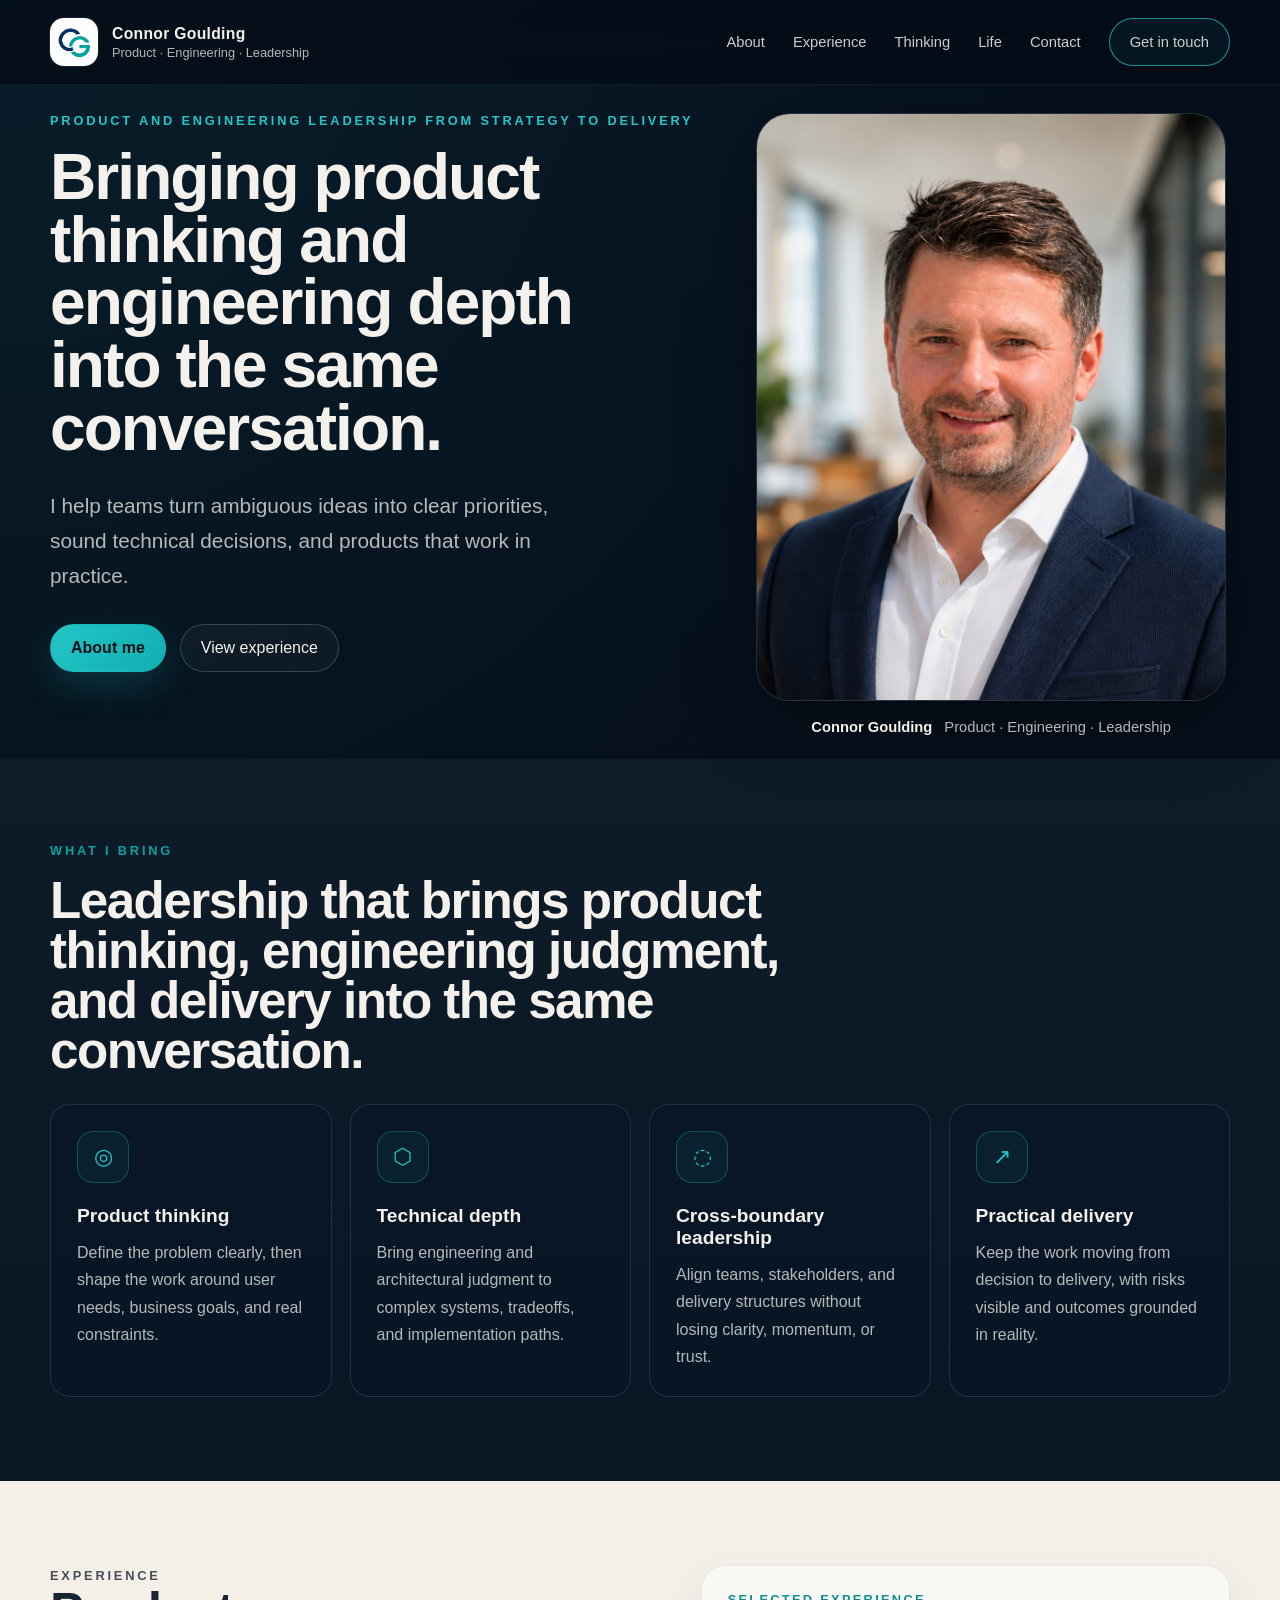
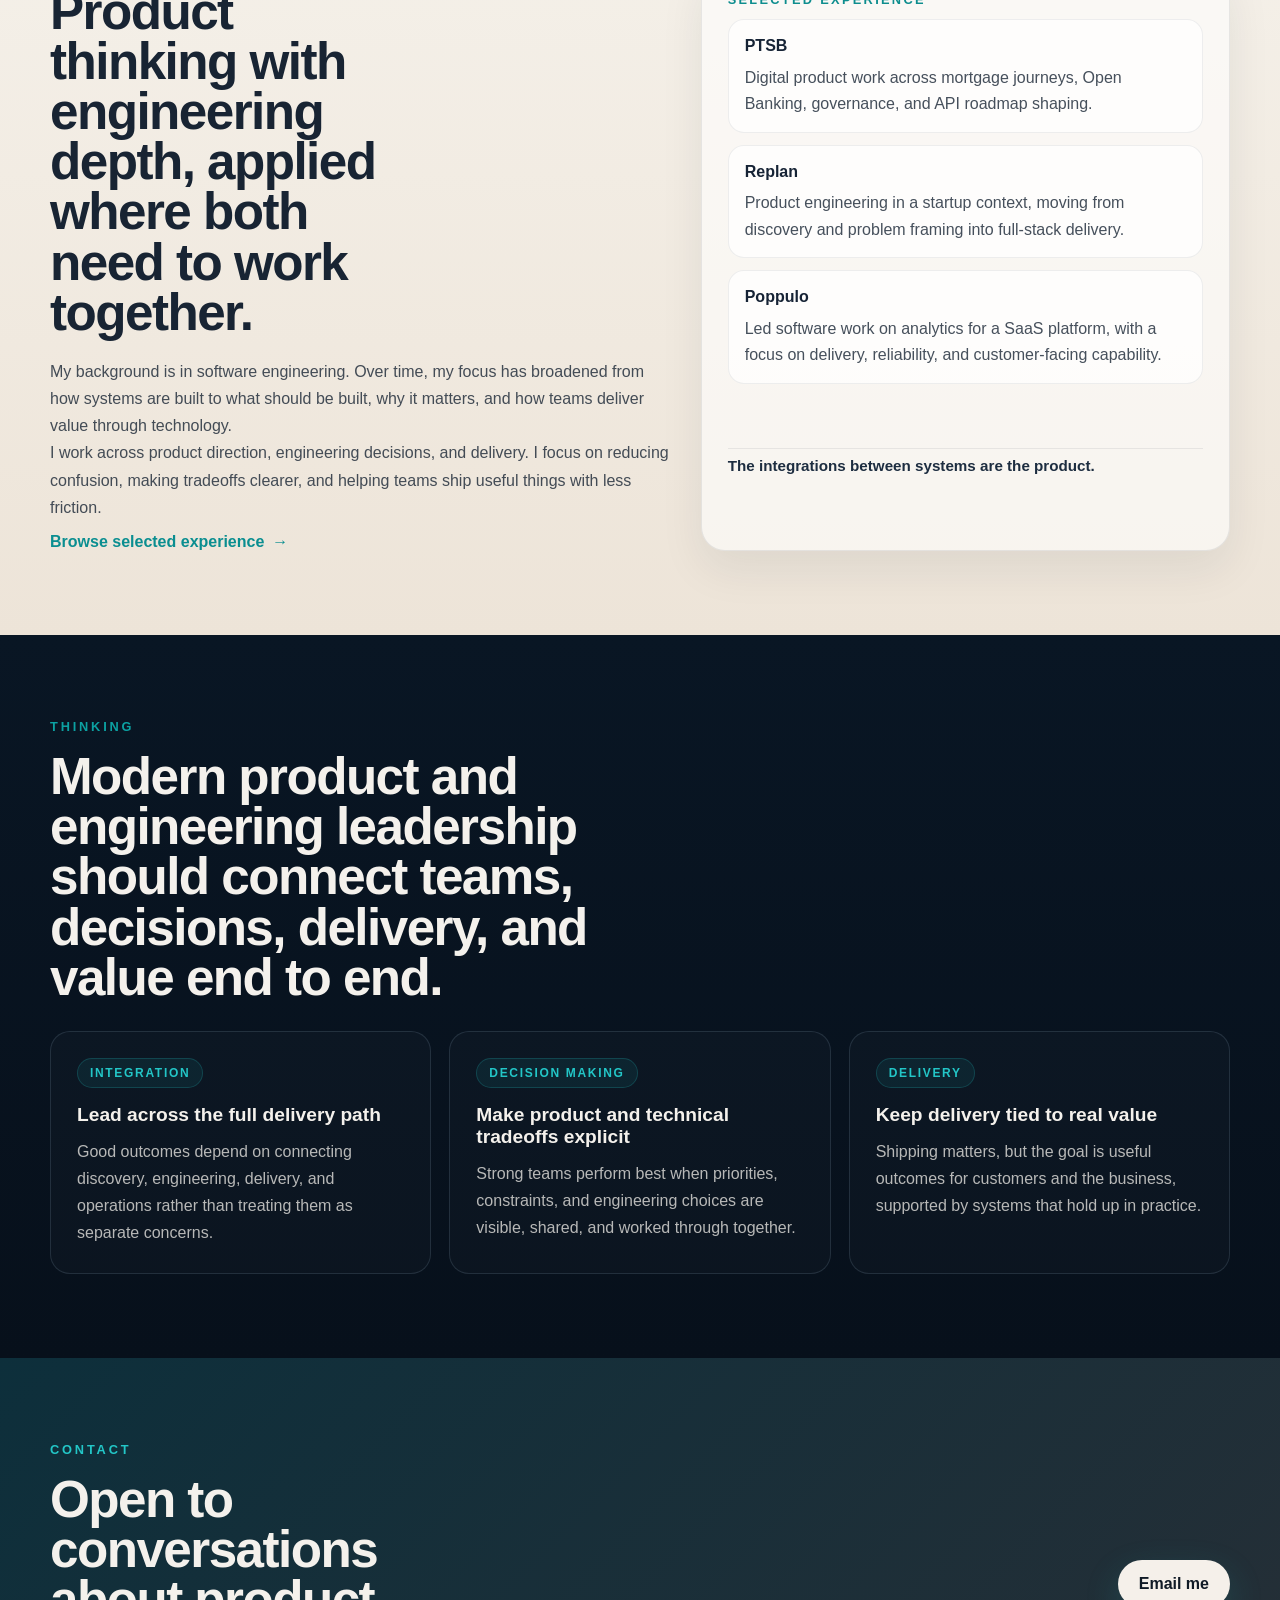
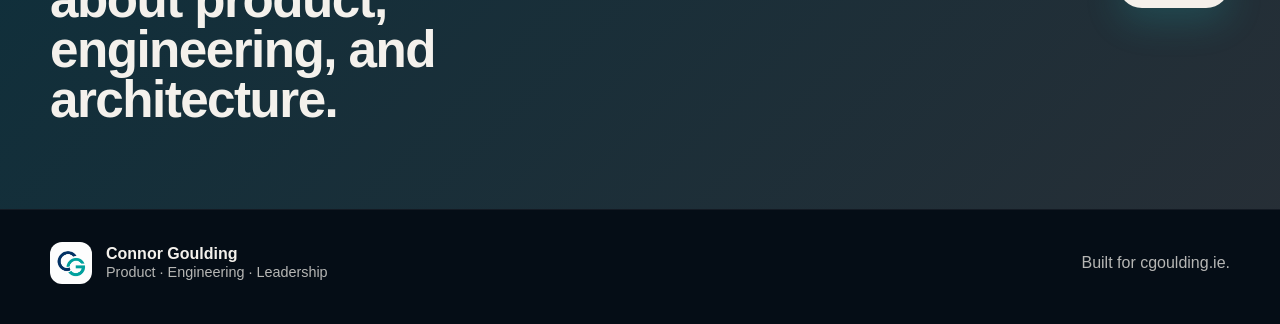
<file: index.html>
<!doctype html>
<html lang="en">
  <head>
    <meta charset="utf-8" />
    <meta name="viewport" content="width=device-width, initial-scale=1" />
    <meta
      name="description"
      content="Connor Goulding works across product, engineering, and architecture to help teams build practical digital products."
    />
    <title>Connor Goulding | Product, Engineering, Leadership</title>
    <link rel="icon" type="image/x-icon" href="./images/favicon/favicon.ico">
    <link rel="icon" type="image/png" sizes="32x32" href="./images/favicon/favicon-32x32.png">
    <link rel="icon" type="image/png" sizes="16x16" href="./images/favicon/favicon-16x16.png">
    <link rel="apple-touch-icon" sizes="180x180" href="./images/favicon/apple-touch-icon.png">
    <link rel="manifest" href="./images/favicon/site.webmanifest">
    <meta name="theme-color" content="#06233A">
    <link rel="stylesheet" href="./css/styles.css" />
  </head>
  <body>
    <a class="skip-link" href="#main">Skip to content</a>

    <header class="site-header">
      <div class="container header-inner">
        <a class="brand" href="#home" aria-label="Connor Goulding home">
          <img class="brand-mark" src="./images/logoSolid.png" alt="Connor Goulding logo" />
          <span class="brand-copy">
            <strong>Connor Goulding</strong>
            <span>Product · Engineering · Leadership</span>
          </span>
        </a>

        <button class="nav-toggle" type="button" aria-expanded="false" aria-controls="site-nav">
          <span></span>
          <span></span>
        </button>

        <nav class="site-nav" id="site-nav" aria-label="Primary">
          <a href="#about">About</a>
          <a href="./experience.html">Experience</a>
          <a href="#thinking">Thinking</a>
          <a href="./life.html">Life</a>
          <a href="#contact">Contact</a>
          <a class="nav-cta" href="#contact">Get in touch</a>
        </nav>
      </div>
    </header>

    <main id="main">
      <section class="hero" id="home">
        <div class="container hero-grid">
          <div class="hero-copy">
            <p class="eyebrow">Product and engineering leadership from strategy to delivery</p>
            <h1>Bringing product thinking and engineering depth into the same conversation.</h1>
            <p class="lead">
              I help teams turn ambiguous ideas into clear priorities, sound technical decisions, and products
              that work in practice.
            </p>
            <div class="hero-actions">
              <a class="button button-primary" href="#about">About me</a>
              <a class="button button-secondary" href="./experience.html">View experience</a>
            </div>
          </div>

          <div class="hero-visual" aria-label="Portrait of Connor Goulding">
            <div class="portrait-frame">
              <img src="images/portrait.png" alt="Portrait of Connor Goulding" />
            </div>
            <div class="portrait-caption">
              <span class="caption-kicker">Connor Goulding</span>
              <span>Product · Engineering · Leadership</span>
            </div>
          </div>
        </div>
      </section>

      <section class="value-band" id="about">
        <div class="container">
          <div class="section-heading">
            <p class="eyebrow eyebrow-dark">What I bring</p>
            <h2>Leadership that brings product thinking, engineering judgment, and delivery into the same conversation.</h2>
          </div>

          <div class="value-grid">
            <article class="value-card">
              <div class="value-icon">◎</div>
              <h3>Product thinking</h3>
              <p>Define the problem clearly, then shape the work around user needs, business goals, and real constraints.</p>
            </article>
            <article class="value-card">
              <div class="value-icon">⬡</div>
              <h3>Technical depth</h3>
              <p>Bring engineering and architectural judgment to complex systems, tradeoffs, and implementation paths.</p>
            </article>
            <article class="value-card">
              <div class="value-icon">◌</div>
              <h3>Cross-boundary leadership</h3>
              <p>Align teams, stakeholders, and delivery structures without losing clarity, momentum, or trust.</p>
            </article>
            <article class="value-card">
              <div class="value-icon">↗</div>
              <h3>Practical delivery</h3>
              <p>Keep the work moving from decision to delivery, with risks visible and outcomes grounded in reality.</p>
            </article>
          </div>
        </div>
      </section>

      <section class="story-band" id="experience">
        <div class="container story-grid">
          <div class="story-copy">
            <p class="eyebrow">Experience</p>
            <h2>Product thinking with engineering depth, applied where both need to work together.</h2>
            <p>
              My background is in software engineering. Over time, my focus has broadened from how systems are built
              to what should be built, why it matters, and how teams deliver value through technology.
            </p>
            <p>
              I work across product direction, engineering decisions, and delivery. I focus on reducing confusion,
              making tradeoffs clearer, and helping teams ship useful things with less friction.
            </p>
            <a class="text-link" href="./experience.html">Browse selected experience</a>
          </div>
          <div class="story-panel experience-panel">
            <div>
              <span class="story-label">Selected experience</span>
              <div class="experience-cards">
                <article class="experience-card">
                  <h3>PTSB</h3>
                  <p>Digital product work across mortgage journeys, Open Banking, governance, and API roadmap shaping.</p>
                </article>
                <article class="experience-card">
                  <h3>Replan</h3>
                  <p>Product engineering in a startup context, moving from discovery and problem framing into full-stack delivery.</p>
                </article>
                <article class="experience-card">
                  <h3>Poppulo</h3>
                  <p>Led software work on analytics for a SaaS platform, with a focus on delivery, reliability, and customer-facing capability.</p>
                </article>
              </div>
            </div>
            <div class="story-note">The integrations between systems are the product.</div>
          </div>
        </div>
      </section>

      <section class="projects-band" id="thinking">
        <div class="container">
          <div class="section-heading narrow">
            <p class="eyebrow eyebrow-dark">Thinking</p>
            <h2>Modern product and engineering leadership should connect teams, decisions, delivery, and value end to end.</h2>
          </div>
          <div class="project-grid" id="projects">
            <article class="project-card">
              <span class="project-tag">Integration</span>
              <h3>Lead across the full delivery path</h3>
              <p>Good outcomes depend on connecting discovery, engineering, delivery, and operations rather than treating them as separate concerns.</p>
            </article>
            <article class="project-card">
              <span class="project-tag">Decision making</span>
              <h3>Make product and technical tradeoffs explicit</h3>
              <p>Strong teams perform best when priorities, constraints, and engineering choices are visible, shared, and worked through together.</p>
            </article>
            <article class="project-card">
              <span class="project-tag">Delivery</span>
              <h3>Keep delivery tied to real value</h3>
              <p>Shipping matters, but the goal is useful outcomes for customers and the business, supported by systems that hold up in practice.</p>
            </article>
          </div>
        </div>
      </section>

      <section class="contact-band" id="contact">
        <div class="container contact-inner">
          <div>
            <p class="eyebrow">Contact</p>
            <h2>Open to conversations about product, engineering, and architecture.</h2>
          </div>
          <a class="button button-primary button-dark" href="mailto:connor.goulding@gmail.com">Email me</a>
        </div>
      </section>
    </main>

    <footer class="site-footer">
      <div class="container footer-inner">
        <div class="footer-brand">
          <img src="./images/logoSolid.png" alt="" aria-hidden="true" />
          <div>
            <strong>Connor Goulding</strong>
              <span>Product · Engineering · Leadership</span>
          </div>
        </div>
        <p>Built for cgoulding.ie.</p>
      </div>
    </footer>

    <script>
      const toggle = document.querySelector(".nav-toggle");
      const nav = document.querySelector(".site-nav");

      toggle.addEventListener("click", () => {
        const open = toggle.getAttribute("aria-expanded") === "true";
        toggle.setAttribute("aria-expanded", String(!open));
        nav.dataset.open = String(!open);
      });

      nav.querySelectorAll("a").forEach((link) => {
        link.addEventListener("click", () => {
          toggle.setAttribute("aria-expanded", "false");
          nav.dataset.open = "false";
        });
      });
    </script>
  </body>
</html>
</file>
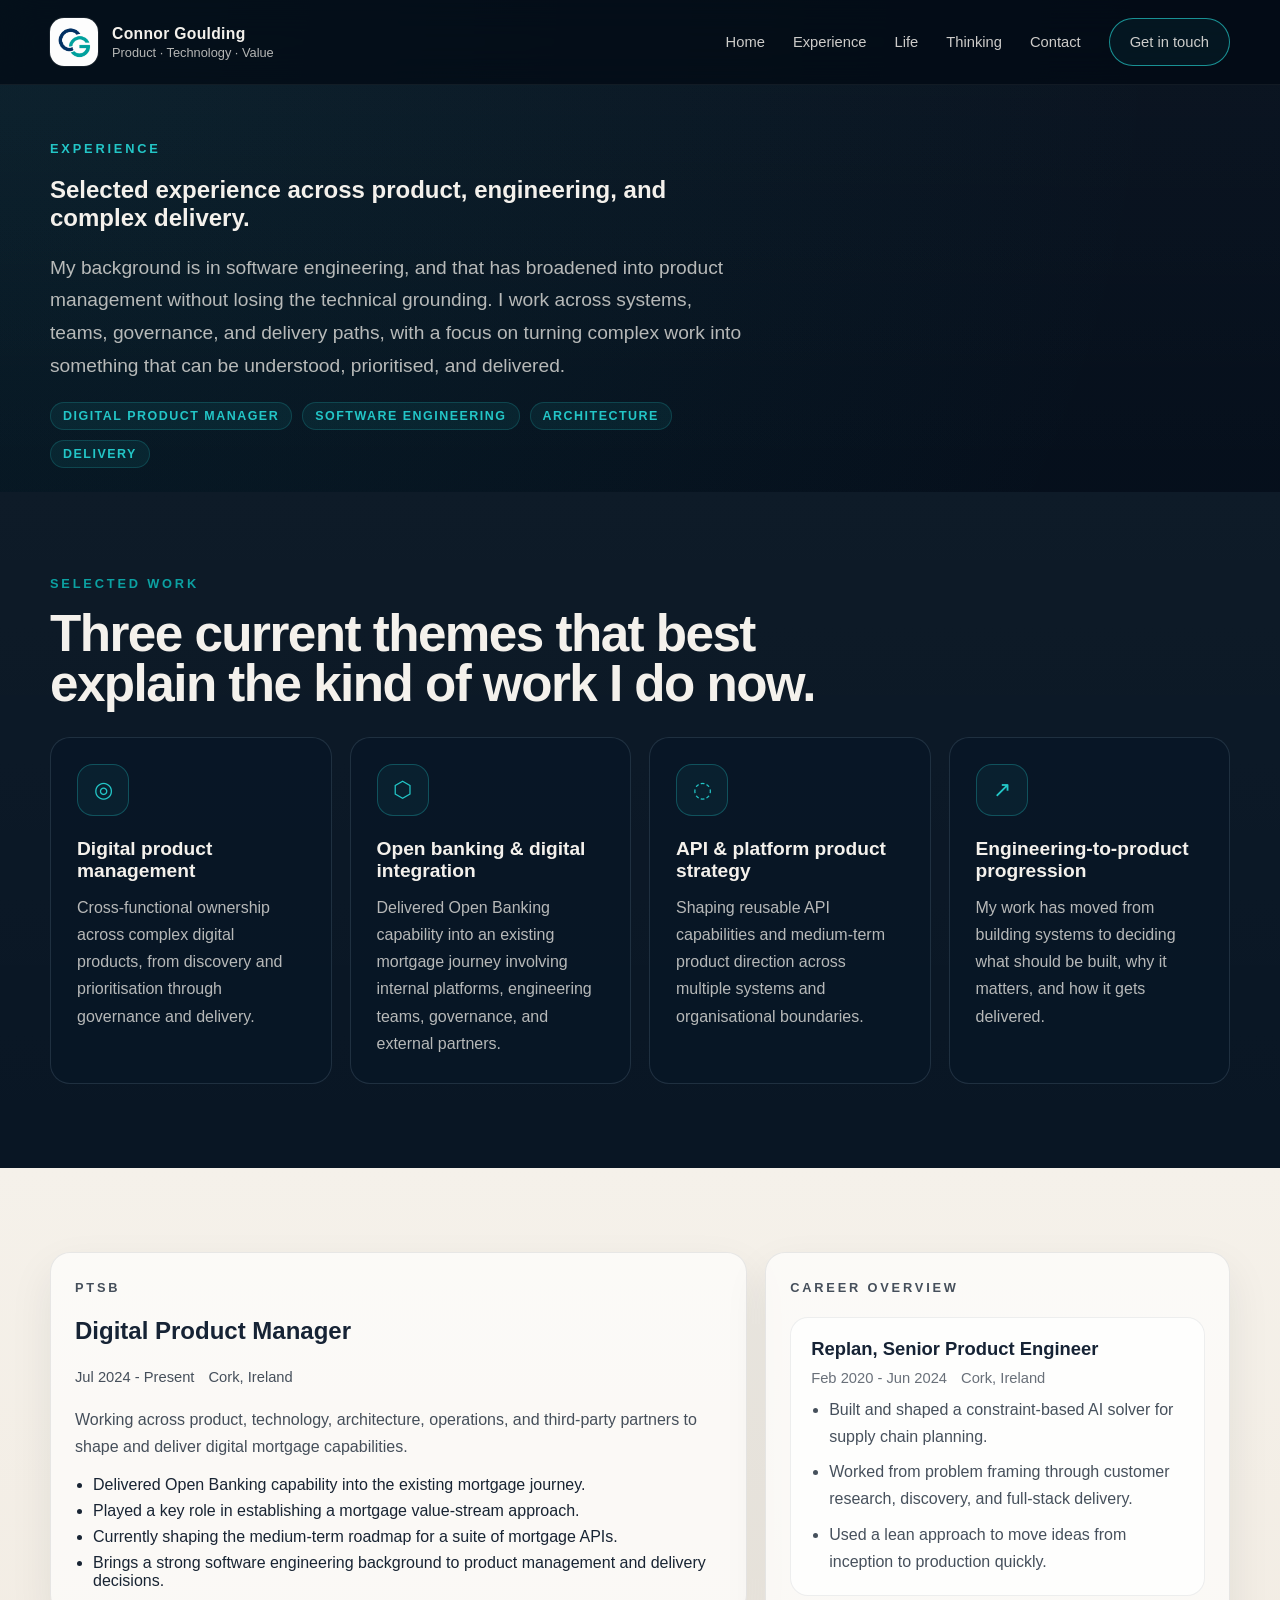
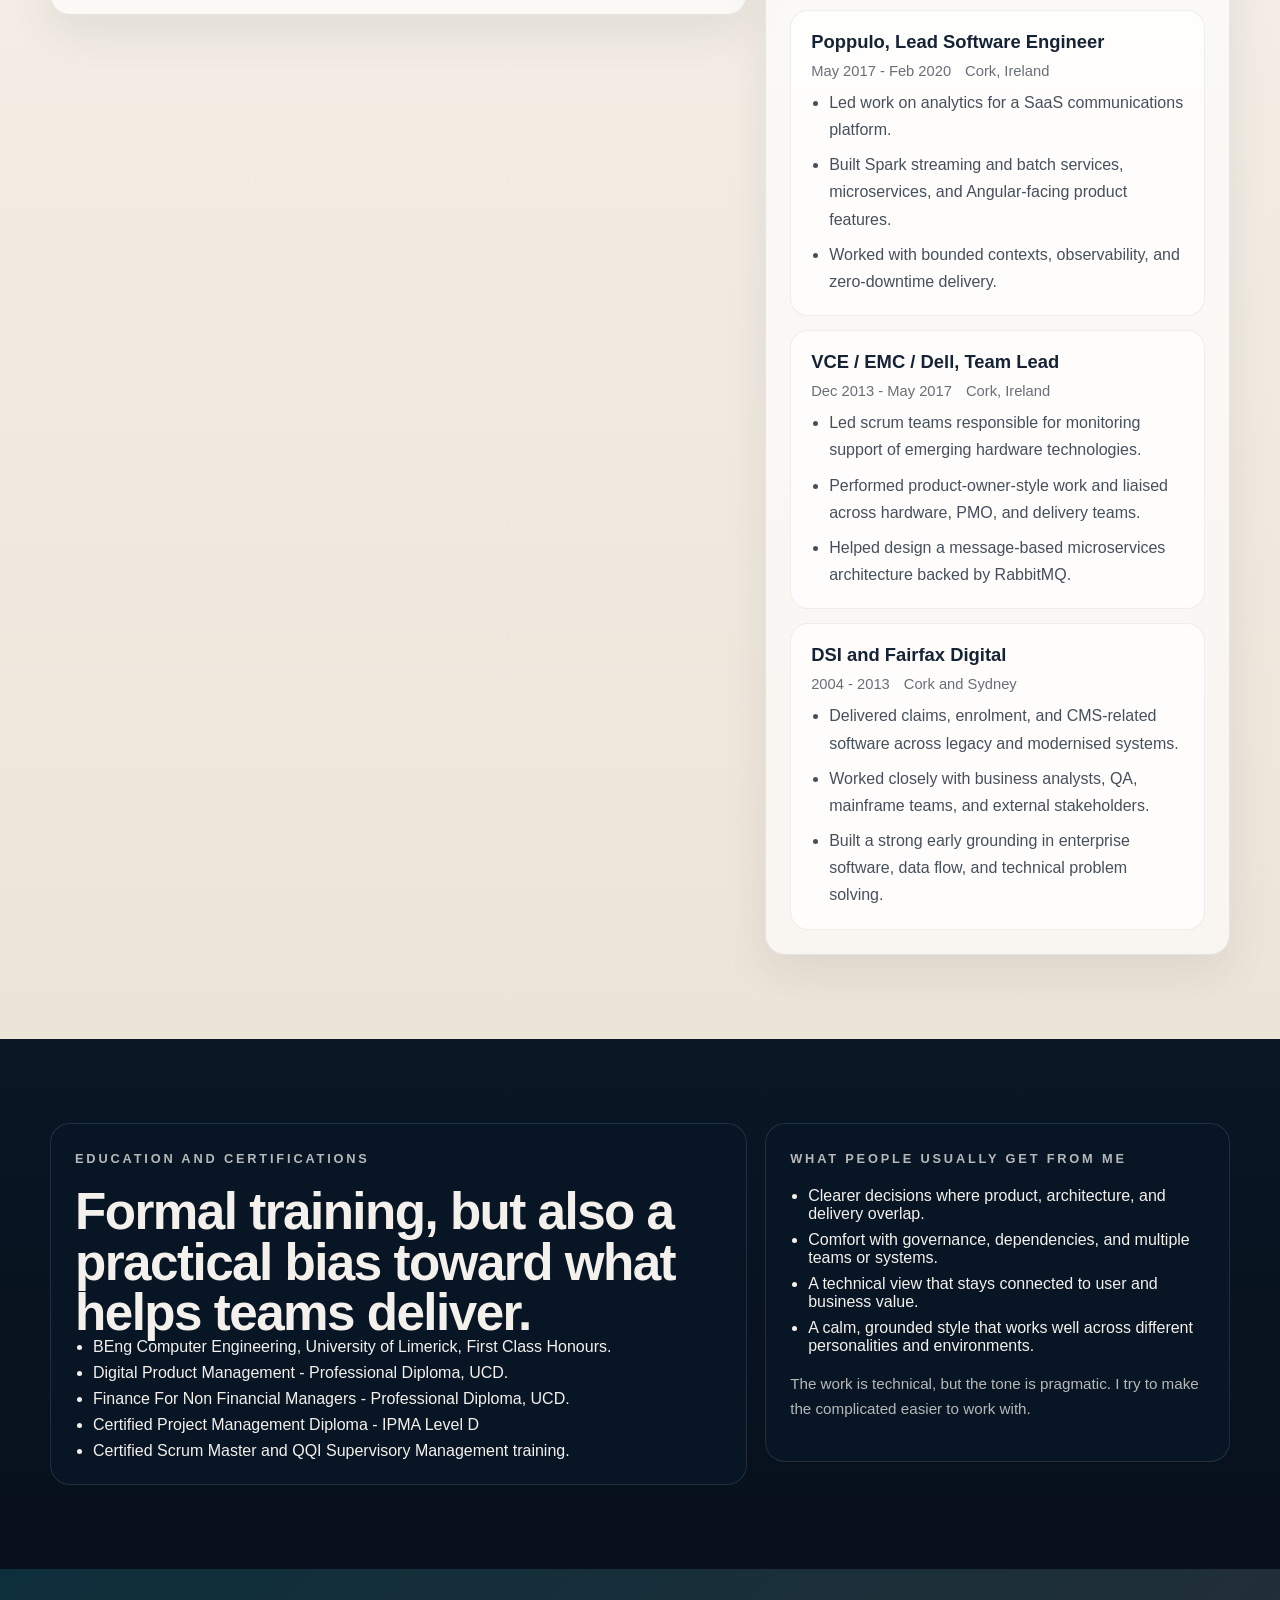
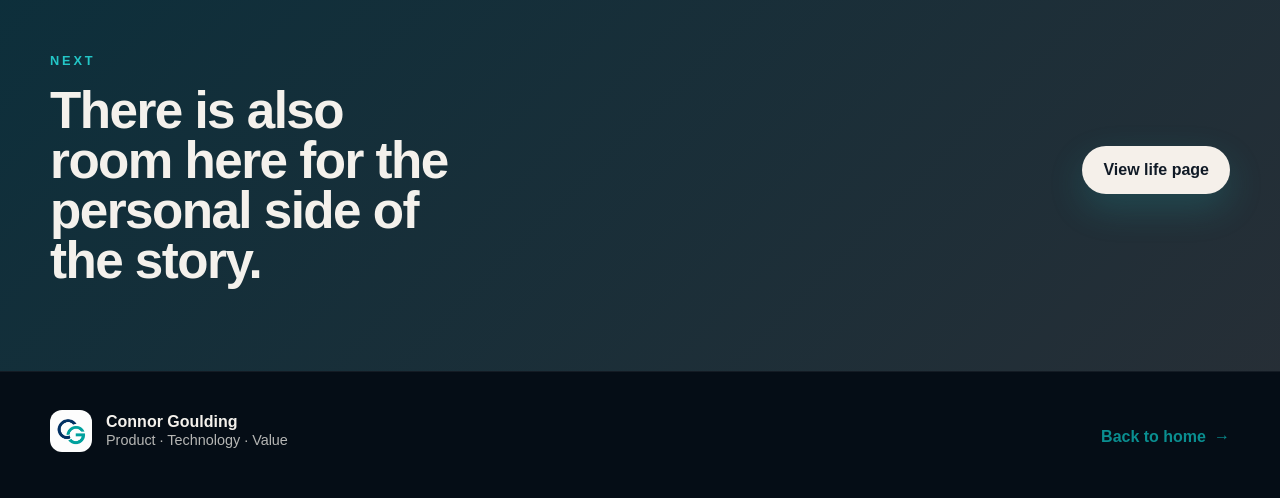
<file: experience.html>
<!doctype html>
<html lang="en">
  <head>
    <meta charset="utf-8" />
    <meta name="viewport" content="width=device-width, initial-scale=1" />
    <meta
      name="description"
      content="Selected experience for Connor Goulding across product management, engineering, platform delivery, and digital integration."
    />
    <title>Connor Goulding | Experience</title>
    <link rel="icon" type="image/x-icon" href="./images/favicon/favicon.ico">
    <link rel="icon" type="image/png" sizes="32x32" href="./images/favicon/favicon-32x32.png">
    <link rel="icon" type="image/png" sizes="16x16" href="./images/favicon/favicon-16x16.png">
    <link rel="apple-touch-icon" sizes="180x180" href="./images/favicon/apple-touch-icon.png">
    <link rel="manifest" href="./images/favicon/site.webmanifest">
    <meta name="theme-color" content="#06233A">
    <link rel="stylesheet" href="./css/styles.css" />
  </head>
  <body>
    <a class="skip-link" href="#main">Skip to content</a>

    <header class="site-header">
      <div class="container header-inner">
        <a class="brand" href="./index.html" aria-label="Connor Goulding home">
          <img class="brand-mark" src="./images/logoSolid.png" alt="Connor Goulding logo" />
          <span class="brand-copy">
            <strong>Connor Goulding</strong>
            <span>Product · Technology · Value</span>
          </span>
        </a>

        <button class="nav-toggle" type="button" aria-expanded="false" aria-controls="site-nav">
          <span></span>
          <span></span>
        </button>

        <nav class="site-nav" id="site-nav" aria-label="Primary">
          <a href="./index.html">Home</a>
          <a href="./experience.html">Experience</a>
          <a href="./life.html">Life</a>
          <a href="./index.html#thinking">Thinking</a>
          <a href="./index.html#contact">Contact</a>
          <a class="nav-cta" href="mailto:connor.goulding@gmail.com">Get in touch</a>
        </nav>
      </div>
    </header>

    <main id="main">
      <section class="page-hero">
        <div class="container page-grid two-col">
          <div>
            <p class="page-kicker">Experience</p>
            <h1>Selected experience across product, engineering, and complex delivery.</h1>
            <p class="page-intro">
              My background is in software engineering, and that has broadened into product management without losing
              the technical grounding. I work across systems, teams, governance, and delivery paths, with a focus on
              turning complex work into something that can be understood, prioritised, and delivered.
            </p>
            <div class="tag-row">
              <span class="tag">Digital Product Manager</span>
              <span class="tag">Software Engineering</span>
              <span class="tag">Architecture</span>
              <span class="tag">Delivery</span>
            </div>
          </div>
        </div>
      </section>

      <section class="value-band">
        <div class="container">
          <div class="section-heading">
            <p class="eyebrow eyebrow-dark">Selected work</p>
            <h2>Three current themes that best explain the kind of work I do now.</h2>
          </div>

          <div class="value-grid">
            <article class="value-card">
              <div class="value-icon">◎</div>
              <h3>Digital product management</h3>
              <p>Cross-functional ownership across complex digital products, from discovery and prioritisation through governance and delivery.</p>
            </article>
            <article class="value-card">
              <div class="value-icon">⬡</div>
              <h3>Open banking &amp; digital integration</h3>
              <p>Delivered Open Banking capability into an existing mortgage journey involving internal platforms, engineering teams, governance, and external partners.</p>
            </article>
            <article class="value-card">
              <div class="value-icon">◌</div>
              <h3>API &amp; platform product strategy</h3>
              <p>Shaping reusable API capabilities and medium-term product direction across multiple systems and organisational boundaries.</p>
            </article>
            <article class="value-card">
              <div class="value-icon">↗</div>
              <h3>Engineering-to-product progression</h3>
              <p>My work has moved from building systems to deciding what should be built, why it matters, and how it gets delivered.</p>
            </article>
          </div>
        </div>
      </section>

      <section class="story-band">
        <div class="container page-grid two-col">
          <div class="detail-card">
            <p class="eyebrow">PTSB</p>
            <h2>Digital Product Manager</h2>
            <p class="timeline-meta">
              <span>Jul 2024 - Present</span>
              <span>Cork, Ireland</span>
            </p>
            <p>
              Working across product, technology, architecture, operations, and third-party partners to shape and
              deliver digital mortgage capabilities.
            </p>
            <ul class="list-tight">
              <li>Delivered Open Banking capability into the existing mortgage journey.</li>
              <li>Played a key role in establishing a mortgage value-stream approach.</li>
              <li>Currently shaping the medium-term roadmap for a suite of mortgage APIs.</li>
              <li>Brings a strong software engineering background to product management and delivery decisions.</li>
            </ul>
          </div>

          <div class="detail-card">
            <p class="eyebrow">Career overview</p>
            <div class="timeline">
              <article class="timeline-item">
                <h3>Replan, Senior Product Engineer</h3>
                <div class="timeline-meta">
                  <span>Feb 2020 - Jun 2024</span>
                  <span>Cork, Ireland</span>
                </div>
                <ul class="list-tight">
                  <li>Built and shaped a constraint-based AI solver for supply chain planning.</li>
                  <li>Worked from problem framing through customer research, discovery, and full-stack delivery.</li>
                  <li>Used a lean approach to move ideas from inception to production quickly.</li>
                </ul>
              </article>
              <article class="timeline-item">
                <h3>Poppulo, Lead Software Engineer</h3>
                <div class="timeline-meta">
                  <span>May 2017 - Feb 2020</span>
                  <span>Cork, Ireland</span>
                </div>
                <ul class="list-tight">
                  <li>Led work on analytics for a SaaS communications platform.</li>
                  <li>Built Spark streaming and batch services, microservices, and Angular-facing product features.</li>
                  <li>Worked with bounded contexts, observability, and zero-downtime delivery.</li>
                </ul>
              </article>
              <article class="timeline-item">
                <h3>VCE / EMC / Dell, Team Lead</h3>
                <div class="timeline-meta">
                  <span>Dec 2013 - May 2017</span>
                  <span>Cork, Ireland</span>
                </div>
                <ul class="list-tight">
                  <li>Led scrum teams responsible for monitoring support of emerging hardware technologies.</li>
                  <li>Performed product-owner-style work and liaised across hardware, PMO, and delivery teams.</li>
                  <li>Helped design a message-based microservices architecture backed by RabbitMQ.</li>
                </ul>
              </article>
              <article class="timeline-item">
                <h3>DSI and Fairfax Digital</h3>
                <div class="timeline-meta">
                  <span>2004 - 2013</span>
                  <span>Cork and Sydney</span>
                </div>
                <ul class="list-tight">
                  <li>Delivered claims, enrolment, and CMS-related software across legacy and modernised systems.</li>
                  <li>Worked closely with business analysts, QA, mainframe teams, and external stakeholders.</li>
                  <li>Built a strong early grounding in enterprise software, data flow, and technical problem solving.</li>
                </ul>
              </article>
            </div>
          </div>
        </div>
      </section>

      <section class="projects-band">
        <div class="container page-grid two-col">
          <div class="detail-card">
            <p class="eyebrow">Education and certifications</p>
            <h2>Formal training, but also a practical bias toward what helps teams deliver.</h2>
            <ul class="list-tight">
              <li>BEng Computer Engineering, University of Limerick, First Class Honours.</li>
              <li>Digital Product Management - Professional Diploma, UCD.</li>
              <li>Finance For Non Financial Managers - Professional Diploma, UCD.</li>
              <li>Certified Project Management Diploma - IPMA Level D</li>
              <li>Certified Scrum Master and QQI Supervisory Management training.</li>
            </ul>
          </div>

          <div class="detail-card">
            <p class="eyebrow">What people usually get from me</p>
            <ul class="list-tight">
              <li>Clearer decisions where product, architecture, and delivery overlap.</li>
              <li>Comfort with governance, dependencies, and multiple teams or systems.</li>
              <li>A technical view that stays connected to user and business value.</li>
              <li>A calm, grounded style that works well across different personalities and environments.</li>
            </ul>
            <p class="muted-note">
              The work is technical, but the tone is pragmatic. I try to make the complicated easier to work with.
            </p>
          </div>
        </div>
      </section>

      <section class="contact-band">
        <div class="container contact-inner">
          <div>
            <p class="eyebrow">Next</p>
            <h2>There is also room here for the personal side of the story.</h2>
          </div>
          <a class="button button-primary button-dark" href="./life.html">View life page</a>
        </div>
      </section>
    </main>

    <footer class="site-footer">
      <div class="container footer-inner">
        <div class="footer-brand">
          <img src="./images/logoSolid.png" alt="" aria-hidden="true" />
          <div>
            <strong>Connor Goulding</strong>
            <span>Product · Technology · Value</span>
          </div>
        </div>
        <p><a class="text-link" href="./index.html">Back to home</a></p>
      </div>
    </footer>

    <script>
      const toggle = document.querySelector(".nav-toggle");
      const nav = document.querySelector(".site-nav");

      toggle.addEventListener("click", () => {
        const open = toggle.getAttribute("aria-expanded") === "true";
        toggle.setAttribute("aria-expanded", String(!open));
        nav.dataset.open = String(!open);
      });

      nav.querySelectorAll("a").forEach((link) => {
        link.addEventListener("click", () => {
          toggle.setAttribute("aria-expanded", "false");
          nav.dataset.open = "false";
        });
      });
    </script>
  </body>
</html>
</file>
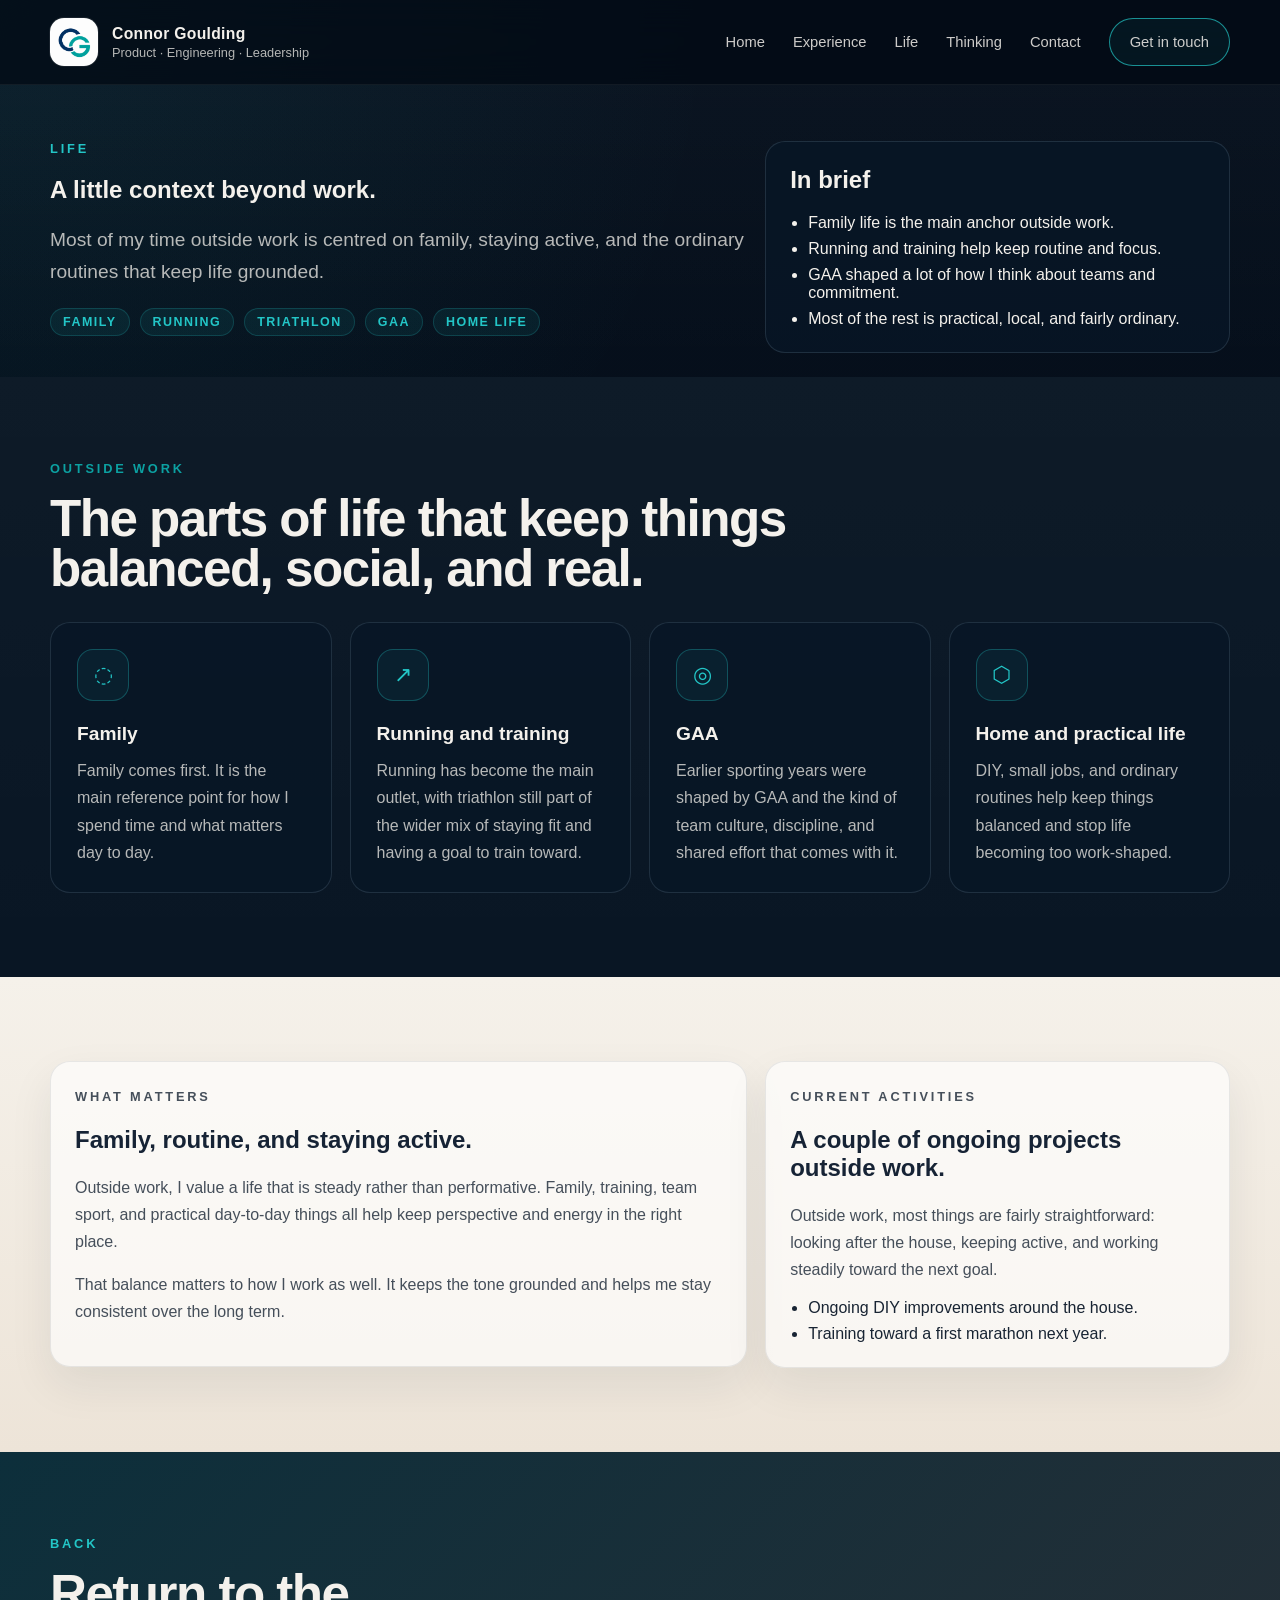
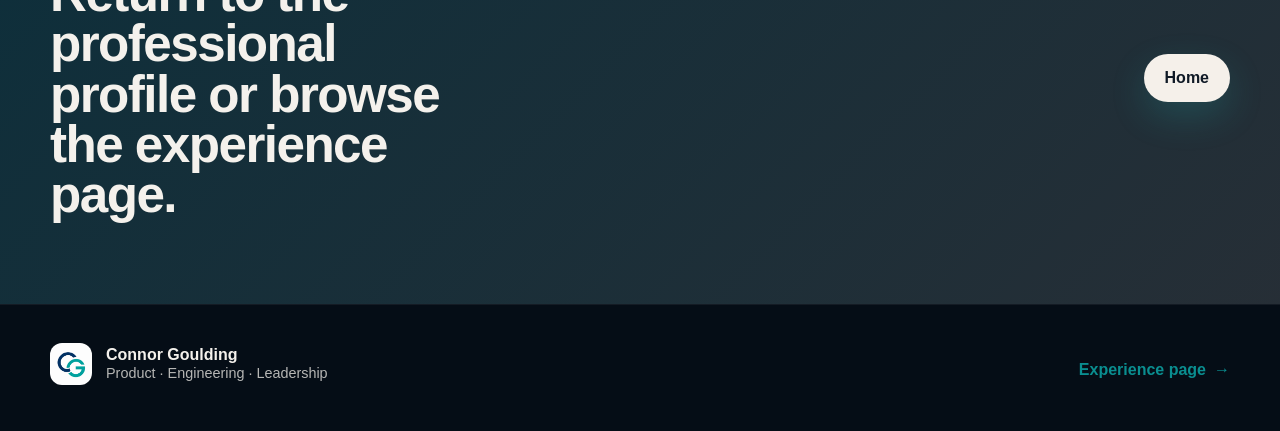
<file: life.html>
<!doctype html>
<html lang="en">
  <head>
    <meta charset="utf-8" />
    <meta name="viewport" content="width=device-width, initial-scale=1" />
    <meta
      name="description"
      content="A personal page for Connor Goulding covering family, running, sport, and life outside work."
    />
    <title>Connor Goulding | Life</title>
    <link rel="icon" type="image/x-icon" href="./images/favicon/favicon.ico">
    <link rel="icon" type="image/png" sizes="32x32" href="./images/favicon/favicon-32x32.png">
    <link rel="icon" type="image/png" sizes="16x16" href="./images/favicon/favicon-16x16.png">
    <link rel="apple-touch-icon" sizes="180x180" href="./images/favicon/apple-touch-icon.png">
    <link rel="manifest" href="./images/favicon/site.webmanifest">
    <meta name="theme-color" content="#06233A">
    <link rel="stylesheet" href="./css/styles.css" />
  </head>
  <body>
    <a class="skip-link" href="#main">Skip to content</a>

    <header class="site-header">
      <div class="container header-inner">
        <a class="brand" href="./index.html" aria-label="Connor Goulding home">
          <img class="brand-mark" src="./images/logoSolid.png" alt="Connor Goulding logo" />
          <span class="brand-copy">
            <strong>Connor Goulding</strong>
            <span>Product · Engineering · Leadership</span>
          </span>
        </a>

        <button class="nav-toggle" type="button" aria-expanded="false" aria-controls="site-nav">
          <span></span>
          <span></span>
        </button>

        <nav class="site-nav" id="site-nav" aria-label="Primary">
          <a href="./index.html">Home</a>
          <a href="./experience.html">Experience</a>
          <a href="./life.html">Life</a>
          <a href="./index.html#thinking">Thinking</a>
          <a href="./index.html#contact">Contact</a>
          <a class="nav-cta" href="mailto:connor.goulding@gmail.com">Get in touch</a>
        </nav>
      </div>
    </header>

    <main id="main">
      <section class="page-hero">
        <div class="container page-grid two-col">
          <div>
            <p class="page-kicker">Life</p>
            <h1>A little context beyond work.</h1>
            <p class="page-intro">
              Most of my time outside work is centred on family, staying active, and the ordinary routines that keep
              life grounded.
            </p>
            <div class="tag-row">
              <span class="tag">Family</span>
              <span class="tag">Running</span>
              <span class="tag">Triathlon</span>
              <span class="tag">GAA</span>
              <span class="tag">Home Life</span>
            </div>
          </div>

          <aside class="detail-card">
            <h2>In brief</h2>
            <ul class="list-tight">
              <li>Family life is the main anchor outside work.</li>
              <li>Running and training help keep routine and focus.</li>
              <li>GAA shaped a lot of how I think about teams and commitment.</li>
              <li>Most of the rest is practical, local, and fairly ordinary.</li>
            </ul>
          </aside>
        </div>
      </section>

      <section class="value-band">
        <div class="container">
          <div class="section-heading">
            <p class="eyebrow eyebrow-dark">Outside work</p>
            <h2>The parts of life that keep things balanced, social, and real.</h2>
          </div>

          <div class="value-grid">
            <article class="value-card">
              <div class="value-icon">◌</div>
              <h3>Family</h3>
              <p>Family comes first. It is the main reference point for how I spend time and what matters day to day.</p>
            </article>
            <article class="value-card">
              <div class="value-icon">↗</div>
              <h3>Running and training</h3>
              <p>Running has become the main outlet, with triathlon still part of the wider mix of staying fit and having a goal to train toward.</p>
            </article>
            <article class="value-card">
              <div class="value-icon">◎</div>
              <h3>GAA</h3>
              <p>Earlier sporting years were shaped by GAA and the kind of team culture, discipline, and shared effort that comes with it.</p>
            </article>
            <article class="value-card">
              <div class="value-icon">⬡</div>
              <h3>Home and practical life</h3>
              <p>DIY, small jobs, and ordinary routines help keep things balanced and stop life becoming too work-shaped.</p>
            </article>
          </div>
        </div>
      </section>

      <section class="story-band">
        <div class="container page-grid two-col">
          <div class="detail-card">
            <p class="eyebrow">What matters</p>
            <h2>Family, routine, and staying active.</h2>
            <p>
              Outside work, I value a life that is steady rather than performative. Family, training, team sport,
              and practical day-to-day things all help keep perspective and energy in the right place.
            </p>
            <p>
              That balance matters to how I work as well. It keeps the tone grounded and helps me stay consistent
              over the long term.
            </p>
          </div>

          <div class="detail-card">
            <p class="eyebrow">Current activities</p>
            <h2>A couple of ongoing projects outside work.</h2>
            <p>
              Outside work, most things are fairly straightforward: looking after the house, keeping active, and
              working steadily toward the next goal.
            </p>
            <ul class="list-tight">
              <li>Ongoing DIY improvements around the house.</li>
              <li>Training toward a first marathon next year.</li>
            </ul>
          </div>
        </div>
      </section>

      <section class="contact-band">
        <div class="container contact-inner">
          <div>
            <p class="eyebrow">Back</p>
            <h2>Return to the professional profile or browse the experience page.</h2>
          </div>
          <a class="button button-primary button-dark" href="./index.html">Home</a>
        </div>
      </section>
    </main>

    <footer class="site-footer">
      <div class="container footer-inner">
        <div class="footer-brand">
          <img src="./images/logoSolid.png" alt="" aria-hidden="true" />
          <div>
            <strong>Connor Goulding</strong>
            <span>Product · Engineering · Leadership</span>
          </div>
        </div>
        <p><a class="text-link" href="./experience.html">Experience page</a></p>
      </div>
    </footer>

    <script>
      const toggle = document.querySelector(".nav-toggle");
      const nav = document.querySelector(".site-nav");

      toggle.addEventListener("click", () => {
        const open = toggle.getAttribute("aria-expanded") === "true";
        toggle.setAttribute("aria-expanded", String(!open));
        nav.dataset.open = String(!open);
      });

      nav.querySelectorAll("a").forEach((link) => {
        link.addEventListener("click", () => {
          toggle.setAttribute("aria-expanded", "false");
          nav.dataset.open = "false";
        });
      });
    </script>
  </body>
</html>
</file>
<file: css/styles.css>
:root {
  color-scheme: dark;
  --bg: #06101d;
  --bg-deeper: #040b14;
  --surface: rgba(8, 22, 39, 0.82);
  --surface-light: #f3efe8;
  --surface-muted: #e7dfd4;
  --text: #f4f1ec;
  --text-soft: rgba(244, 241, 236, 0.74);
  --text-dark: #182433;
  --line: rgba(140, 165, 190, 0.18);
  --line-dark: rgba(24, 36, 51, 0.12);
  --accent: #23c6c7;
  --accent-strong: #10aeb0;
  --warm: #d7c3a5;
  --shadow: 0 24px 70px rgba(0, 0, 0, 0.35);
  --radius: 20px;
  --container: 1180px;
}

* {
  box-sizing: border-box;
}

html {
  scroll-behavior: smooth;
}

body {
  margin: 0;
  font-family: "Avenir Next", "Aptos", "Segoe UI", sans-serif;
  background:
    radial-gradient(circle at top left, rgba(35, 198, 199, 0.08), transparent 30%),
    linear-gradient(180deg, var(--bg) 0%, var(--bg-deeper) 100%);
  color: var(--text);
}

img {
  display: block;
  max-width: 100%;
}

a {
  color: inherit;
  text-decoration: none;
}

.container {
  width: min(var(--container), calc(100% - 40px));
  margin: 0 auto;
}

.skip-link {
  position: absolute;
  left: 16px;
  top: 16px;
  padding: 10px 14px;
  border-radius: 999px;
  background: #fff;
  color: #111;
  transform: translateY(-180%);
  z-index: 20;
}

.skip-link:focus {
  transform: translateY(0);
}

.site-header {
  position: sticky;
  top: 0;
  z-index: 10;
  backdrop-filter: blur(18px);
  background: rgba(4, 11, 20, 0.7);
  border-bottom: 1px solid rgba(255, 255, 255, 0.06);
}

.header-inner {
  display: flex;
  align-items: center;
  justify-content: space-between;
  gap: 24px;
  min-height: 84px;
}

.brand {
  display: inline-flex;
  align-items: center;
  gap: 14px;
  min-width: 0;
}

.brand-mark {
  width: 48px;
  height: 48px;
  border-radius: 14px;
  object-fit: cover;
  background: rgba(255, 255, 255, 0.06);
  box-shadow: 0 0 0 1px rgba(255, 255, 255, 0.08);
}

.brand-copy {
  display: grid;
  gap: 2px;
  min-width: 0;
}

.brand-copy strong {
  font-size: 0.98rem;
  letter-spacing: 0.02em;
}

.brand-copy span {
  font-size: 0.8rem;
  color: var(--text-soft);
}

.site-nav {
  display: flex;
  align-items: center;
  gap: 28px;
}

.site-nav a {
  font-size: 0.92rem;
  color: rgba(244, 241, 236, 0.84);
}

.nav-cta,
.button {
  display: inline-flex;
  align-items: center;
  justify-content: center;
  min-height: 48px;
  padding: 0 20px;
  border-radius: 999px;
  border: 1px solid transparent;
  transition:
    transform 160ms ease,
    background-color 160ms ease,
    border-color 160ms ease,
    color 160ms ease;
}

.nav-cta {
  border-color: rgba(35, 198, 199, 0.7);
  color: var(--accent);
  background: rgba(35, 198, 199, 0.06);
}

.button-primary {
  background: linear-gradient(135deg, var(--accent) 0%, var(--accent-strong) 100%);
  color: #041117;
  font-weight: 800;
  box-shadow: 0 14px 36px rgba(35, 198, 199, 0.18);
}

.button-secondary {
  border-color: rgba(244, 241, 236, 0.18);
  background: rgba(255, 255, 255, 0.03);
  color: var(--text);
}

.button-dark {
  background: #f5f0ea;
  color: #101a26;
}

.text-link {
  display: inline-flex;
  align-items: center;
  width: fit-content;
  margin-top: 12px;
  color: #0a8e90;
  font-weight: 800;
}

.text-link::after {
  content: "→";
  margin-left: 8px;
}

.nav-toggle {
  display: none;
  width: 48px;
  height: 48px;
  align-items: center;
  justify-content: center;
  gap: 6px;
  border: 1px solid rgba(255, 255, 255, 0.14);
  border-radius: 50%;
  background: rgba(255, 255, 255, 0.03);
}

.nav-toggle span {
  position: absolute;
  width: 18px;
  height: 2px;
  border-radius: 999px;
  background: var(--text);
}

.nav-toggle span:first-child {
  transform: translateY(-4px);
}

.nav-toggle span:last-child {
  transform: translateY(4px);
}

.hero {
  padding: 28px 0 24px;
}

.hero-grid {
  display: grid;
  grid-template-columns: minmax(0, 1.15fr) minmax(340px, 0.85fr);
  gap: 56px;
  align-items: start;
}

.hero-copy h1,
.section-heading h2,
.story-copy h2,
.projects-band h2,
.contact-inner h2 {
  margin: 0;
  line-height: 0.98;
  letter-spacing: -0.03em;
}

.hero-copy h1 {
  font-size: clamp(2rem, 5vw, 4rem);
  max-width: 20ch;
}

.eyebrow {
  margin: 0 0 18px;
  font-size: 0.8rem;
  font-weight: 800;
  letter-spacing: 0.22em;
  text-transform: uppercase;
  color: var(--accent);
}

.eyebrow-dark {
  color: #0ca1a2;
}

.lead {
  max-width: 34rem;
  margin: 28px 0 0;
  font-size: clamp(1.05rem, 1.8vw, 1.3rem);
  line-height: 1.7;
  color: var(--text-soft);
}

.hero-actions {
  display: flex;
  flex-wrap: wrap;
  gap: 14px;
  margin-top: 30px;
}

.hero-metrics {
  display: grid;
  grid-template-columns: repeat(3, minmax(0, 1fr));
  gap: 16px;
  margin: 34px 0 0;
}

.hero-metrics div {
  padding: 18px 18px 16px;
  border: 1px solid rgba(255, 255, 255, 0.08);
  border-radius: 18px;
  background: rgba(255, 255, 255, 0.02);
}

.hero-metrics dt {
  margin-bottom: 8px;
  color: var(--accent);
  font-size: 0.78rem;
  font-weight: 800;
  letter-spacing: 0.18em;
  text-transform: uppercase;
}

.hero-metrics dd {
  margin: 0;
  color: var(--text-soft);
  line-height: 1.55;
}

.hero-visual {
  display: grid;
  justify-items: center;
  gap: 18px;
}

.portrait-frame {
  width: min(100%, 470px);
  aspect-ratio: 4 / 5;
  border-radius: 34px;
  overflow: hidden;
  box-shadow: var(--shadow);
  background:
    linear-gradient(180deg, rgba(255, 255, 255, 0.05), rgba(255, 255, 255, 0.01)),
    rgba(255, 255, 255, 0.03);
  border: 1px solid rgba(255, 255, 255, 0.08);
}

.portrait-frame img {
  width: 100%;
  height: 100%;
  object-fit: cover;
}

.portrait-caption {
  display: flex;
  align-items: baseline;
  gap: 12px;
  color: var(--text-soft);
  font-size: 0.92rem;
}

.caption-kicker {
  color: var(--text);
  font-weight: 700;
}

.value-band,
.story-band,
.projects-band,
.contact-band {
  padding: 84px 0;
}

.value-band {
  background:
    linear-gradient(180deg, rgba(255, 255, 255, 0.02), rgba(255, 255, 255, 0)),
    #091624;
}

.section-heading {
  max-width: 50rem;
  margin-bottom: 28px;
}

.section-heading h2,
.story-copy h2,
.projects-band h2,
.contact-inner h2 {
  font-size: clamp(2rem, 4vw, 3.4rem);
}

.section-heading.narrow {
  max-width: 42rem;
}

.value-grid {
  display: grid;
  grid-template-columns: repeat(4, minmax(0, 1fr));
  gap: 18px;
}

.value-card,
.project-card {
  border-radius: var(--radius);
  padding: 26px;
  border: 1px solid var(--line);
}

.value-card {
  background: var(--surface);
  min-height: 240px;
}

.value-icon {
  width: 52px;
  height: 52px;
  display: grid;
  place-items: center;
  margin-bottom: 22px;
  border-radius: 16px;
  color: var(--accent);
  border: 1px solid rgba(35, 198, 199, 0.3);
  background: rgba(35, 198, 199, 0.06);
  font-size: 1.35rem;
}

.value-card h3,
.project-card h3 {
  margin: 0 0 12px;
  font-size: 1.2rem;
}

.value-card p,
.story-copy p,
.project-card p {
  margin: 0;
  line-height: 1.7;
  color: var(--text-soft);
}

.story-band {
  background: linear-gradient(180deg, #f5f1ea 0%, #ede4d8 100%);
  color: var(--text-dark);
}

.story-grid {
  display: grid;
  grid-template-columns: minmax(0, 1fr) minmax(320px, 0.85fr);
  gap: 28px;
  align-items: stretch;
}

.story-copy p {
  color: rgba(24, 36, 51, 0.8);
}

.story-copy h2 {
  max-width: 12ch;
  margin-bottom: 20px;
}

.story-panel {
  display: grid;
  gap: 20px;
  padding: 26px;
  border-radius: calc(var(--radius) + 4px);
  background: rgba(255, 255, 255, 0.58);
  border: 1px solid rgba(24, 36, 51, 0.09);
  box-shadow: 0 18px 44px rgba(24, 36, 51, 0.08);
}

.story-band .detail-card {
  background: rgba(255, 255, 255, 0.64);
  border-color: rgba(24, 36, 51, 0.09);
  box-shadow: 0 18px 44px rgba(24, 36, 51, 0.08);
  color: var(--text-dark);
}

.story-band .detail-card h2,
.story-band .detail-card h3,
.story-band .detail-card p,
.story-band .detail-card li,
.story-band .timeline-item h3,
.story-band .timeline-item p,
.story-band .timeline-item li,
.story-band .timeline-meta,
.story-band .muted-note {
  color: inherit;
}

.story-band .timeline-item {
  background: rgba(255, 255, 255, 0.72);
  border: 1px solid rgba(24, 36, 51, 0.07);
}

.story-band .timeline-meta {
  color: rgba(24, 36, 51, 0.65);
}

.story-band .detail-card p,
.story-band .timeline-item p,
.story-band .timeline-item li {
  color: rgba(24, 36, 51, 0.8);
}

.story-band .detail-card h2,
.story-band .detail-card h3,
.story-band .timeline-item h3 {
  color: #162335;
}

.experience-panel {
  gap: 18px;
}

.story-label {
  display: block;
  margin-bottom: 12px;
  font-size: 0.8rem;
  font-weight: 800;
  letter-spacing: 0.18em;
  text-transform: uppercase;
  color: #0d8d8e;
}

.stack-list {
  list-style: none;
  padding: 0;
  margin: 0;
  display: grid;
  gap: 12px;
}

.stack-list li {
  padding: 14px 16px;
  border-radius: 16px;
  background: rgba(255, 255, 255, 0.7);
  border: 1px solid rgba(24, 36, 51, 0.07);
}

.experience-cards {
  display: grid;
  gap: 12px;
}

.experience-card {
  padding: 16px 16px 14px;
  border-radius: 16px;
  background: rgba(255, 255, 255, 0.72);
  border: 1px solid rgba(24, 36, 51, 0.07);
}

.experience-card h3 {
  margin: 0 0 8px;
  font-size: 1rem;
  line-height: 1.3;
  color: #162335;
}

.experience-card p {
  margin: 0;
  line-height: 1.65;
  color: rgba(24, 36, 51, 0.8);
}

.story-note {
  padding-top: 6px;
  border-top: 1px solid rgba(24, 36, 51, 0.08);
  font-size: 0.95rem;
  font-weight: 700;
  line-height: 1.5;
  color: #1d2d40;
}

.page-hero {
  padding: 56px 0 24px;
  background: linear-gradient(180deg, rgba(255, 255, 255, 0.02), rgba(255, 255, 255, 0));
}

.page-kicker {
  margin: 0 0 16px;
  color: var(--accent);
  font-size: 0.8rem;
  font-weight: 800;
  letter-spacing: 0.22em;
  text-transform: uppercase;
}

.page-intro {
  max-width: 52rem;
  font-size: clamp(1.06rem, 1.6vw, 1.2rem);
  line-height: 1.7;
  color: var(--text-soft);
}

.page-grid {
  display: grid;
  gap: 18px;
}

.page-grid.two-col {
  grid-template-columns: minmax(0, 1.2fr) minmax(320px, 0.8fr);
  align-items: start;
}

.detail-card {
  padding: 24px;
  border-radius: var(--radius);
  border: 1px solid var(--line);
  background: var(--surface);
}

.detail-card h2,
.detail-card h3 {
  margin-top: 0;
}

.timeline {
  display: grid;
  gap: 14px;
}

.timeline-item {
  padding: 20px;
  border-radius: 18px;
  background: rgba(255, 255, 255, 0.03);
  border: 1px solid rgba(255, 255, 255, 0.08);
}

.timeline-meta {
  display: flex;
  flex-wrap: wrap;
  gap: 10px 14px;
  margin-bottom: 10px;
  color: var(--text-soft);
  font-size: 0.92rem;
}

.timeline-item h3 {
  margin: 0 0 10px;
  font-size: 1.15rem;
}

.timeline-item p,
.timeline-item li,
.detail-card p {
  line-height: 1.7;
  color: var(--text-soft);
}

.list-tight {
  margin: 0;
  padding-left: 18px;
  display: grid;
  gap: 8px;
}

.tag-row {
  display: flex;
  flex-wrap: wrap;
  gap: 10px;
}

.tag {
  display: inline-flex;
  align-items: center;
  padding: 6px 12px;
  border-radius: 999px;
  border: 1px solid rgba(35, 198, 199, 0.2);
  background: rgba(35, 198, 199, 0.08);
  color: var(--accent);
  font-size: 0.78rem;
  font-weight: 800;
  letter-spacing: 0.12em;
  text-transform: uppercase;
}

.muted-note {
  color: var(--text-soft);
  font-size: 0.95rem;
  line-height: 1.65;
}

.projects-band {
  background: linear-gradient(180deg, #091624 0%, #07101b 100%);
}

.project-grid {
  display: grid;
  grid-template-columns: repeat(3, minmax(0, 1fr));
  gap: 18px;
}

.project-card {
  min-height: 220px;
  background: rgba(255, 255, 255, 0.02);
}

.project-tag {
  display: inline-flex;
  margin-bottom: 16px;
  padding: 7px 12px;
  border-radius: 999px;
  font-size: 0.75rem;
  font-weight: 800;
  letter-spacing: 0.14em;
  text-transform: uppercase;
  color: var(--accent);
  background: rgba(35, 198, 199, 0.08);
  border: 1px solid rgba(35, 198, 199, 0.2);
}

.contact-band {
  background:
    linear-gradient(135deg, rgba(35, 198, 199, 0.14), rgba(215, 195, 165, 0.14)),
    #091624;
}

.contact-inner {
  display: flex;
  align-items: center;
  justify-content: space-between;
  gap: 24px;
}

.contact-inner h2 {
  max-width: 14ch;
}

.site-footer {
  padding: 28px 0 36px;
  background: #050d16;
  border-top: 1px solid rgba(255, 255, 255, 0.06);
}

.footer-inner {
  display: flex;
  align-items: center;
  justify-content: space-between;
  gap: 18px;
  color: var(--text-soft);
}

.footer-brand {
  display: flex;
  align-items: center;
  gap: 14px;
}

.footer-brand img {
  width: 42px;
  height: 42px;
  border-radius: 12px;
}

.footer-brand strong {
  display: block;
  color: var(--text);
}

.footer-brand span {
  font-size: 0.9rem;
}

.nav-toggle:focus-visible,
.site-nav a:focus-visible,
.button:focus-visible,
.brand:focus-visible {
  outline: 2px solid var(--accent);
  outline-offset: 3px;
}

.button:hover,
.nav-cta:hover,
.site-nav a:hover {
  transform: translateY(-1px);
}

@media (max-width: 980px) {
  .hero-grid,
  .story-grid,
  .value-grid,
  .page-grid.two-col,
  .project-grid {
    grid-template-columns: 1fr;
  }

  .hero-grid {
    min-height: auto;
    padding-top: 28px;
  }

  .hero-copy h1 {
    max-width: 12ch;
  }

  .hero-metrics {
    grid-template-columns: 1fr;
  }

  .contact-inner,
  .footer-inner {
    flex-direction: column;
    align-items: flex-start;
  }
}

@media (max-width: 760px) {
  .container {
    width: min(var(--container), calc(100% - 28px));
  }

  .header-inner {
    min-height: 76px;
  }

  .nav-toggle {
    display: inline-flex;
    position: relative;
    margin-left: auto;
  }

  .site-nav {
    position: absolute;
    left: 14px;
    right: 14px;
    top: 84px;
    display: none;
    flex-direction: column;
    align-items: stretch;
    gap: 10px;
    padding: 16px;
    border-radius: 22px;
    background: rgba(6, 16, 29, 0.96);
    border: 1px solid rgba(255, 255, 255, 0.08);
    box-shadow: var(--shadow);
  }

  .site-nav[data-open="true"] {
    display: flex;
  }

  .site-nav a {
    padding: 10px 4px;
  }

  .nav-cta {
    justify-content: center;
  }

  .hero,
  .value-band,
  .story-band,
  .projects-band,
  .contact-band {
    padding: 56px 0;
  }

  .hero-copy h1 {
    font-size: clamp(2.5rem, 12vw, 4rem);
  }

  .portrait-caption {
    flex-direction: column;
    align-items: center;
    text-align: center;
    gap: 4px;
  }

  .story-accent {
    flex-direction: column;
    text-align: center;
  }

  .story-accent p {
    text-align: center;
  }

  .value-card,
  .project-card,
  .story-panel {
    padding: 22px;
  }
}
</file>
